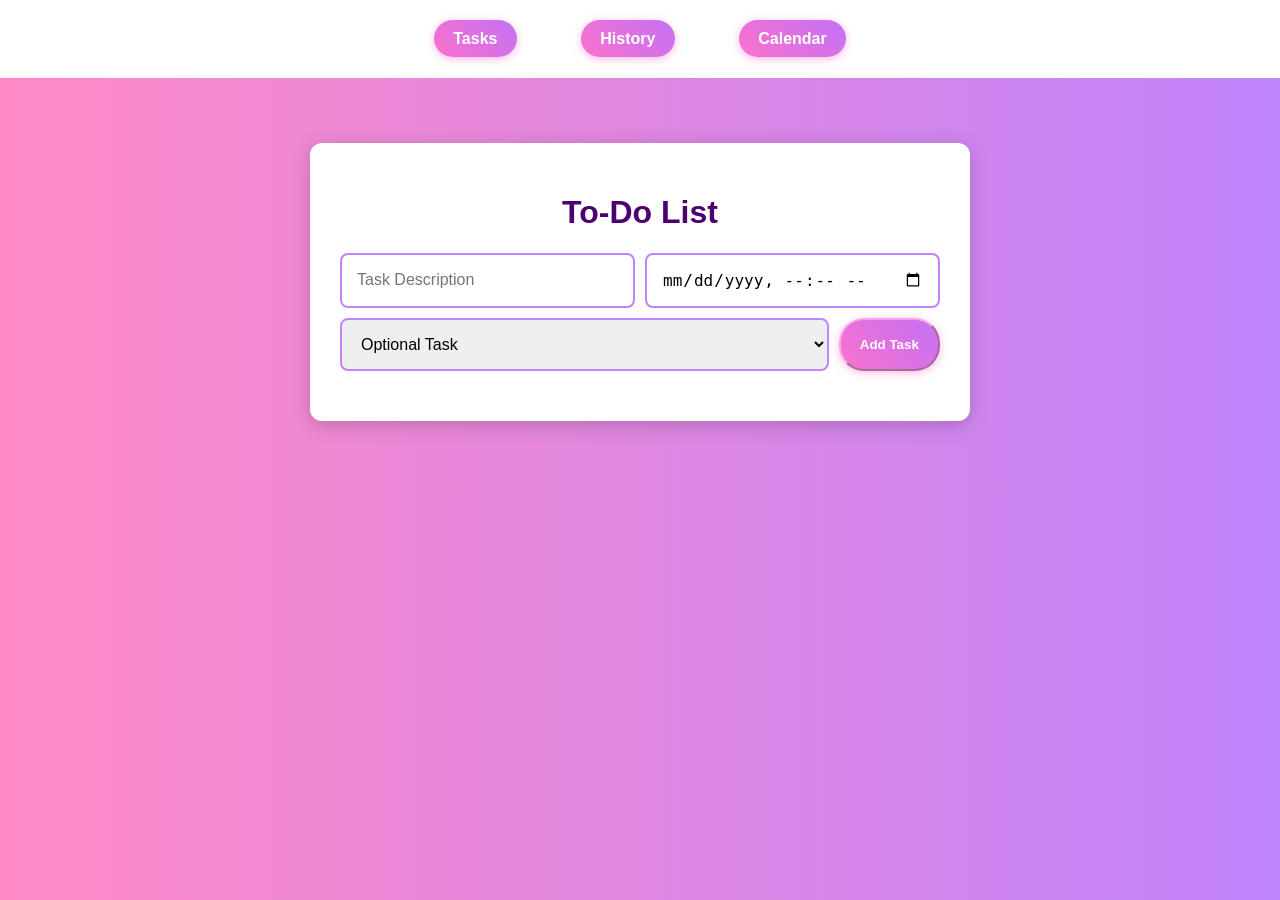
<file: index.html>
<!DOCTYPE html>
<html lang="en">
<head>
  <meta charset="UTF-8" />
  <meta name="viewport" content="width=device-width, initial-scale=1.0"/>
  <title>To-Do List </title>
  <link rel="stylesheet" href="styles.css" />
  <link rel="icon" type="image/png" href="logo.jpg" />

</head>
<body>
  <div class="navbar">
    <a href="index.html">Tasks</a>
    <a href="history.html">History</a>
    <a href="calendar.html">Calendar</a>
  </div>

  <div class="container">
    <h1>To-Do List</h1>

    <div class="input-section">
      <input type="text" id="taskInput" placeholder="Task Description" />
      <input type="datetime-local" id="deadlineInput" />
      <select id="priorityInput" placeholder="Prioritize">
        <option value="low">Optional Task</option>
        <option value="medium">Important Task</option>
        <option value="high">Must Do Task</option>
      </select>
      <button onclick="addTask()">Add Task</button>
    </div>

    <ul id="taskList"></ul>
  </div>

  <script src="script.js"></script>
</body>
</html>
</file>
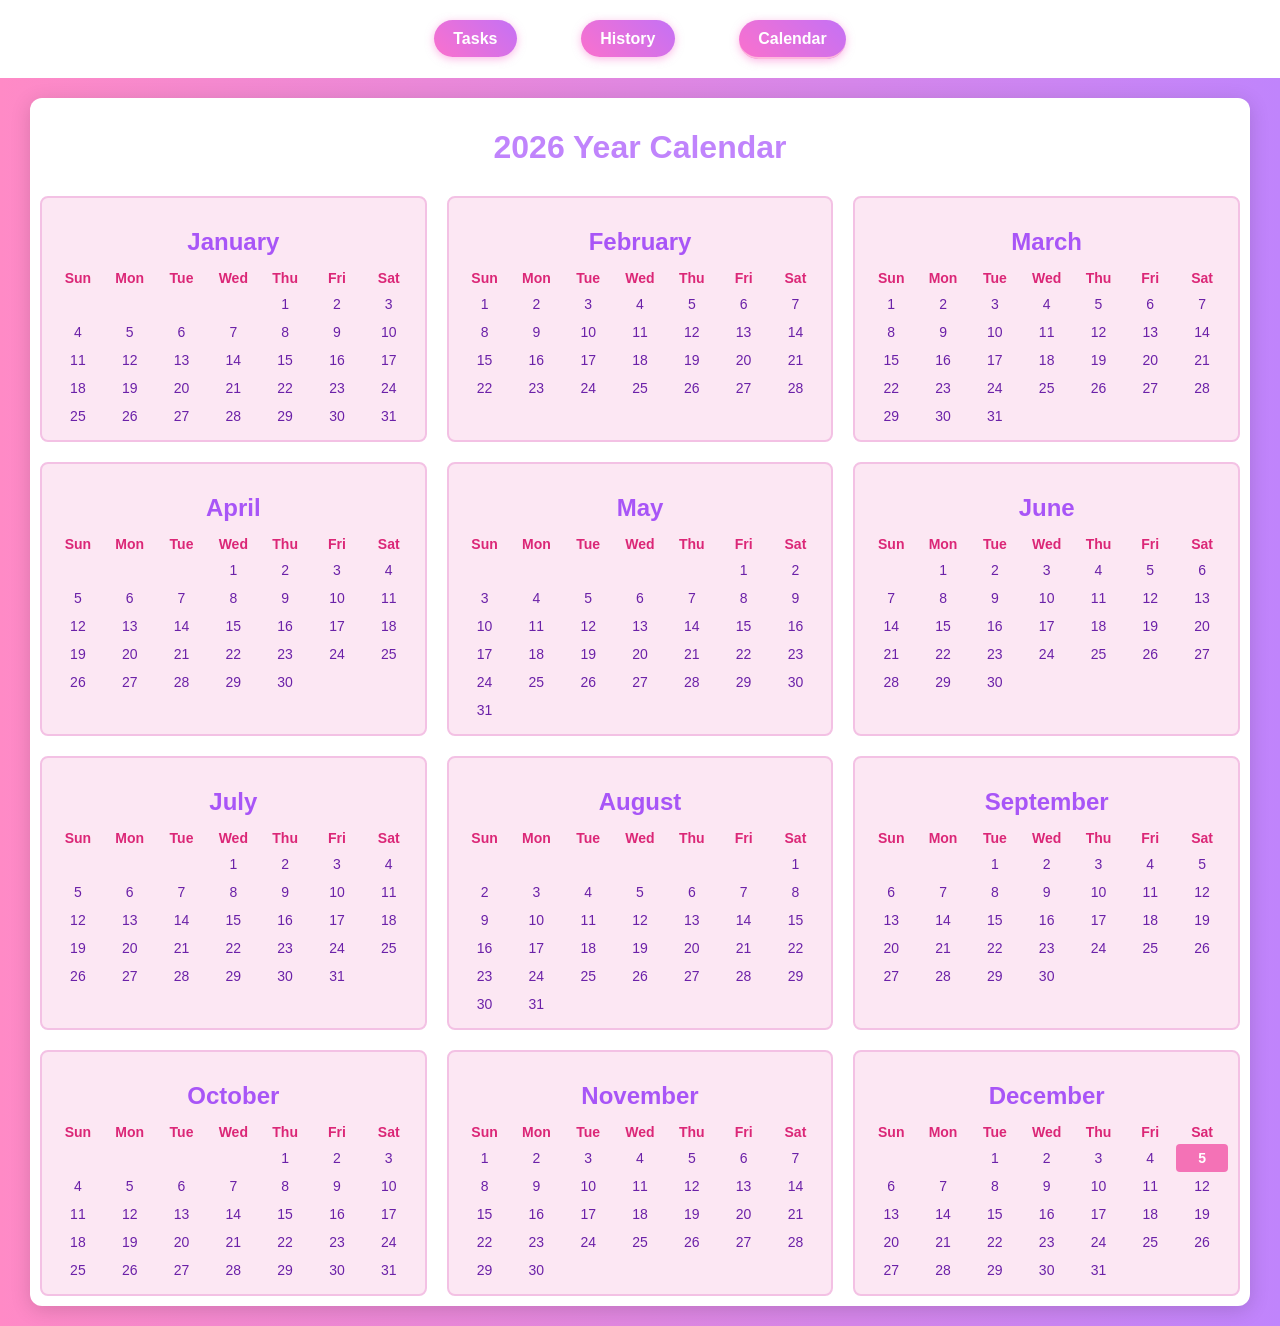
<file: calendar.html>
<!DOCTYPE html>
<html lang="en">
<head>
  <meta charset="UTF-8" />
  <meta name="viewport" content="width=device-width, initial-scale=1.0"/>
  <title>Full Year Calendar </title>
  <link rel="stylesheet" href="calendar.css" />
  <link rel="icon" type="image/png" href="logo.jpg" />

</head>
<body>
  <div class="navbar">
    <a href="index.html">Tasks</a>
    <a href="history.html">History</a>
    <a href="calendar.html" class="active">Calendar</a>
  </div>

  <div class="container">
    <h1 id="yearTitle">Year Calendar</h1>
    <div id="calendarContainer" class="calendar-grid"></div>
  </div>

  <script src="calendar.js"></script>
</body>
</html>
</file>
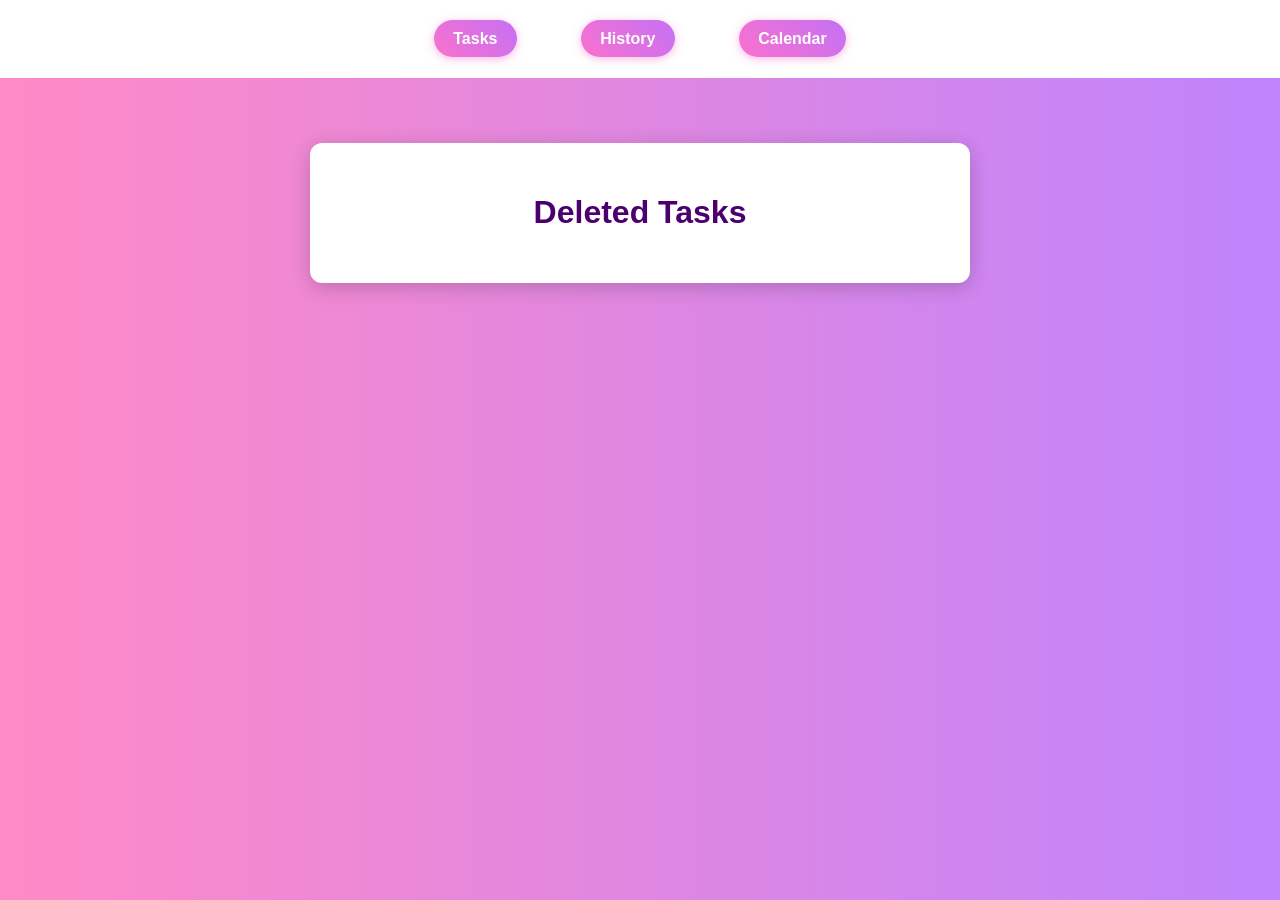
<file: history.html>
<!DOCTYPE html>
<html lang="en">
<head>
  <meta charset="UTF-8" />
  <meta name="viewport" content="width=device-width, initial-scale=1.0"/>
  <title>Task History </title>
  <link rel="stylesheet" href="styles.css" />
  <link rel="icon" type="image/png" href="logo.jpg" />

</head>
<body>
  <div class="navbar">
    <a href="index.html">Tasks</a>
    <a href="history.html">History</a>
    <a href="calendar.html">Calendar</a>
  </div>

  <div class="container">
    <h1>Deleted Tasks</h1>
    <ul id="historyList"></ul>
  </div>

  <script>
    const history = JSON.parse(localStorage.getItem("deletedTasks")) || [];
    const list = document.getElementById("historyList");
    history.forEach(task => {
      const li = document.createElement("li");
      li.textContent = `${task.text} (${task.deadline || "No deadline"})`;
      list.appendChild(li);
    });
  </script>
</body>
</html>
</file>
<file: styles.css>
body {
  font-family: 'Segoe UI', sans-serif;
  background: linear-gradient(to right, #ff8ac6, #c084fc);
  margin: 0;
  padding: 0;
  color: #4b006e;
}

.container {
  background: #fff;
  /* background-image: url(cloud.jpg); */
  background-position: top;
  margin: 65px auto;
  padding: 30px;
  border-radius: 12px;
  max-width: 600px;
  box-shadow: 0 4px 20px rgba(0,0,0,0.2);
}

h1 {
  text-align: center;
}

.input-section {
  display: flex;
  flex-wrap: wrap;
  gap: 10px;
  margin-bottom: 20px;
}

.input-section input,
.input-section select {
  padding: 15px;
  border: 2px solid #c084fc;
  border-radius: 8px;
  font-size: 16px;
  flex: 1;
}

button {
  padding: 10px 20px;
  background: linear-gradient(45deg, #fa71cd, #c471f5);
  color: white;
  padding: 0.6rem 1.2rem;
  border-radius: 25px;
  font-weight: 600;
  box-shadow: 0 2px 8px rgba(250, 113, 205, 0.5);
  transition: transform 0.3s ease;
  cursor: pointer;
  border-color: #f8a4e1;
}

button:hover {
  background-color: #f75aa0;
}

ul {
  list-style: none;
  padding: 0;
}

li {
  background-color: rgb(254, 242, 254);
  margin-bottom: 10px;
  
  padding: 12px;
  border-radius: 8px;
  
  display: flex;
  justify-content: space-between;
  align-items: center;
}

.task-content {
  flex: 1;
  display: flex;
  flex-direction: column;
}

.deadline {
  font-size: 12px;
  color: #555;
}

.priority-low {
  border-left: 15px solid #35f87d;
}
.priority-medium {
  border-left: 15px solid #fcd14f;
}
.priority-high {
  border-left: 15px solid #f75454;
}

.navbar {
  background-color: white;
  /* background-image: url(cloud.jpg); */
  background-position: top;
  padding: 30px;
  text-align: center;
  
}

.navbar a {
  margin: 0 30px;
  text-decoration: none;
  background: linear-gradient(45deg, #fa71cd, #c471f5);
  color: white;
  padding: 0.6rem 1.2rem;
  border-radius: 25px;
  font-weight: 600;
  box-shadow: 0 2px 8px rgba(250, 113, 205, 0.5);
  transition: transform 0.3s ease;
}
input[type="checkbox"] {
  transform: scale(1.5); /* Increase number for bigger size */
  margin-right: 10px;
  cursor: pointer;
  width: 15px;
  height: 15px;
  accent-color: rgb(248, 187, 248); 
}
</file>
<file: calendar.css>
body {
  font-family: 'Segoe UI', sans-serif;
  background: linear-gradient(to right, #ff8ac6, #c084fc);
  margin: 0;
  padding: 0;
  color: #4b006e;
}

.navbar {
  background-color: white;
  
  background-position: top;
  padding: 30px;
  text-align: center;
}

.navbar a {
  margin: 0 30px;
  text-decoration: none;
  background: linear-gradient(45deg, #fa71cd, #c471f5);
  color: white;
  padding: 0.6rem 1.2rem;
  border-radius: 25px;
  font-weight: 600;
  box-shadow: 0 2px 8px rgba(250, 113, 205, 0.5);
  transition: transform 0.3s ease;
}

.navbar a.active {
  color: white;
  border-bottom: 2px solid #feb8dc;
}

.container {
  max-width: 1200px;
  margin: 20px auto;
  padding: 10px;
  background: #fff;
  border-radius: 12px;
  box-shadow: 0 4px 20px rgba(0, 0, 0, 0.15);
}

h1 {
  text-align: center;
  color: #c084fc;
  margin-bottom: 30px;
}

.calendar-grid {
  display: grid;
  grid-template-columns: repeat(auto-fit, minmax(300px, 1fr));
  gap: 20px;
}

.month {
  background-color: #fce7f3;
  border: 2px solid #f3c1e4;
  border-radius: 8px;
  padding: 10px;
}

.month h2 {
  text-align: center;
  color: #a855f7;
  margin-bottom: 10px;
}

.weekdays, .dates {
  display: grid;
  grid-template-columns: repeat(7, 1fr);
  font-size: 14px;
}

.weekdays div, .dates div {
  text-align: center;
  padding: 4px 0;
}

.weekdays {
  font-weight: bold;
  color: #db2777;
}

.dates div {
  color: #6b21a8;
  padding: 6px;
  border-radius: 4px;
}

.dates div.today {
  background-color: #f472b6;
  color: white;
  font-weight: bold;
}
</file>
